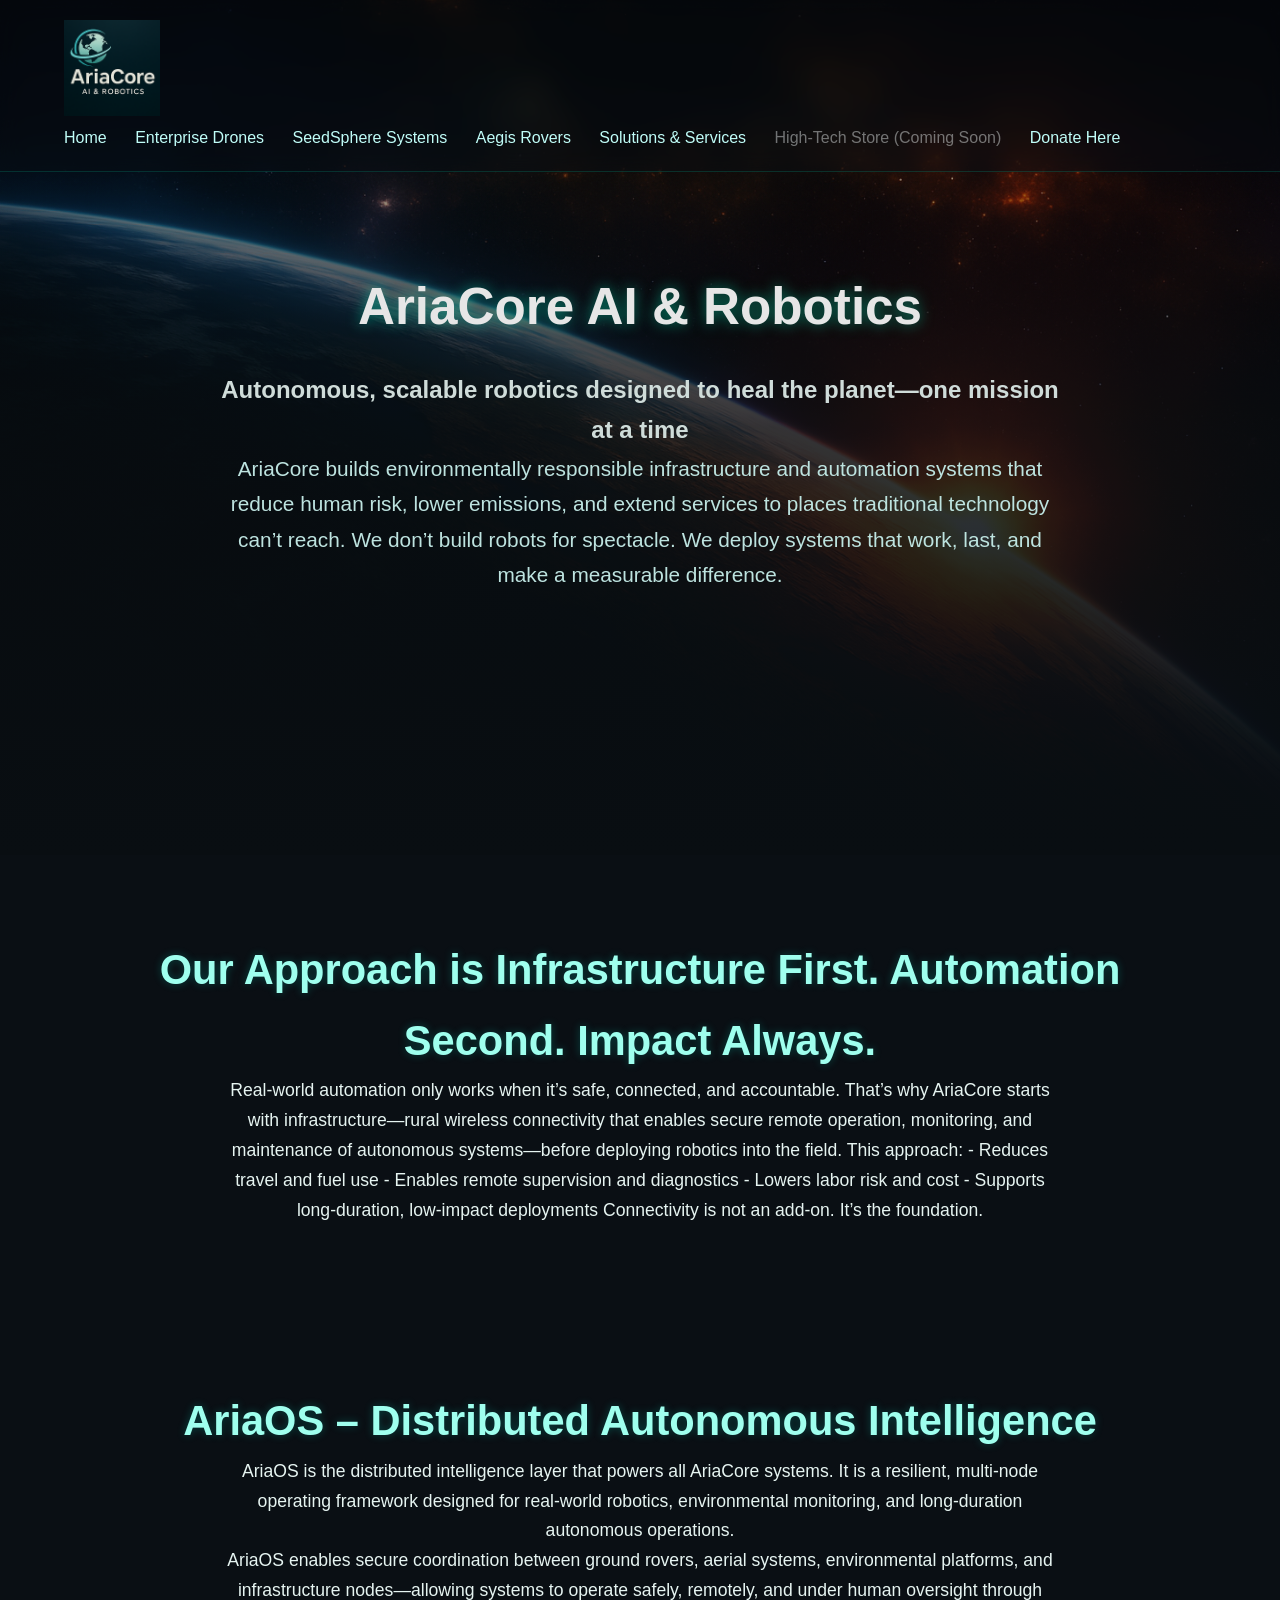
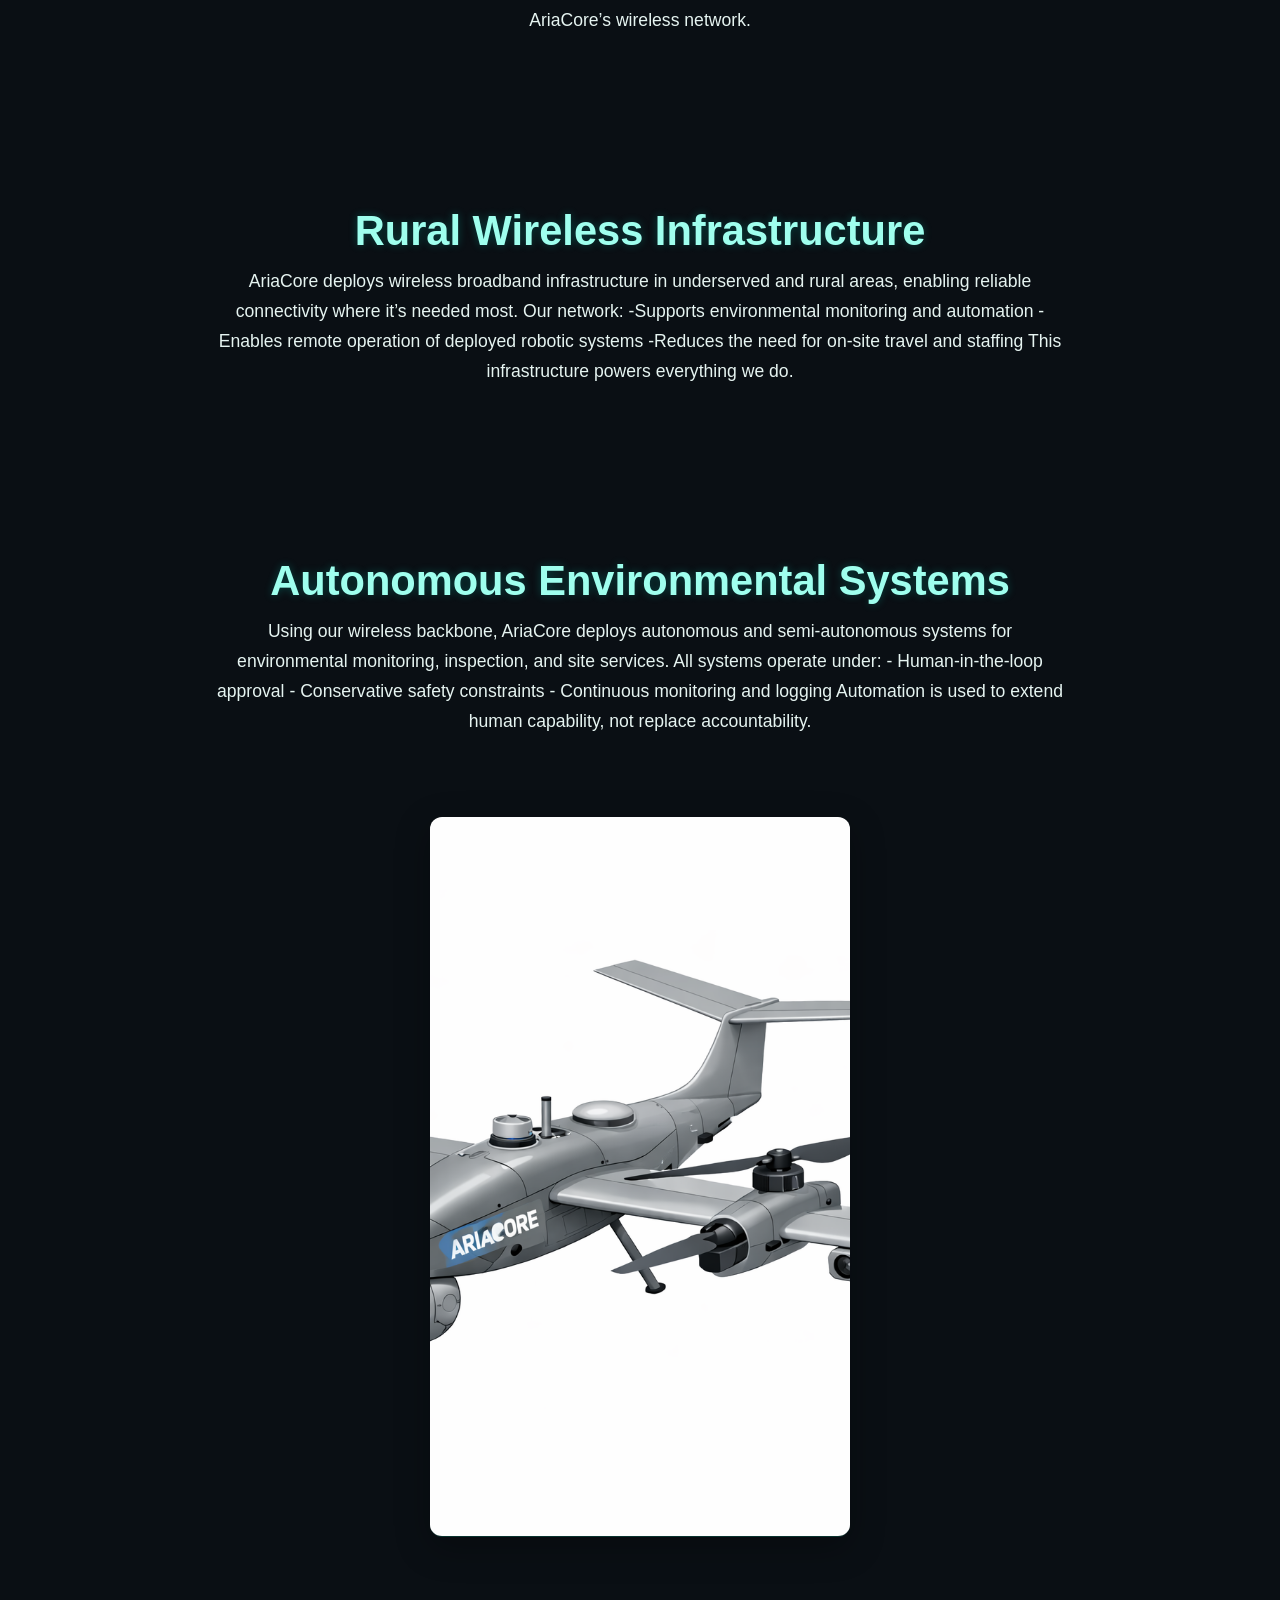
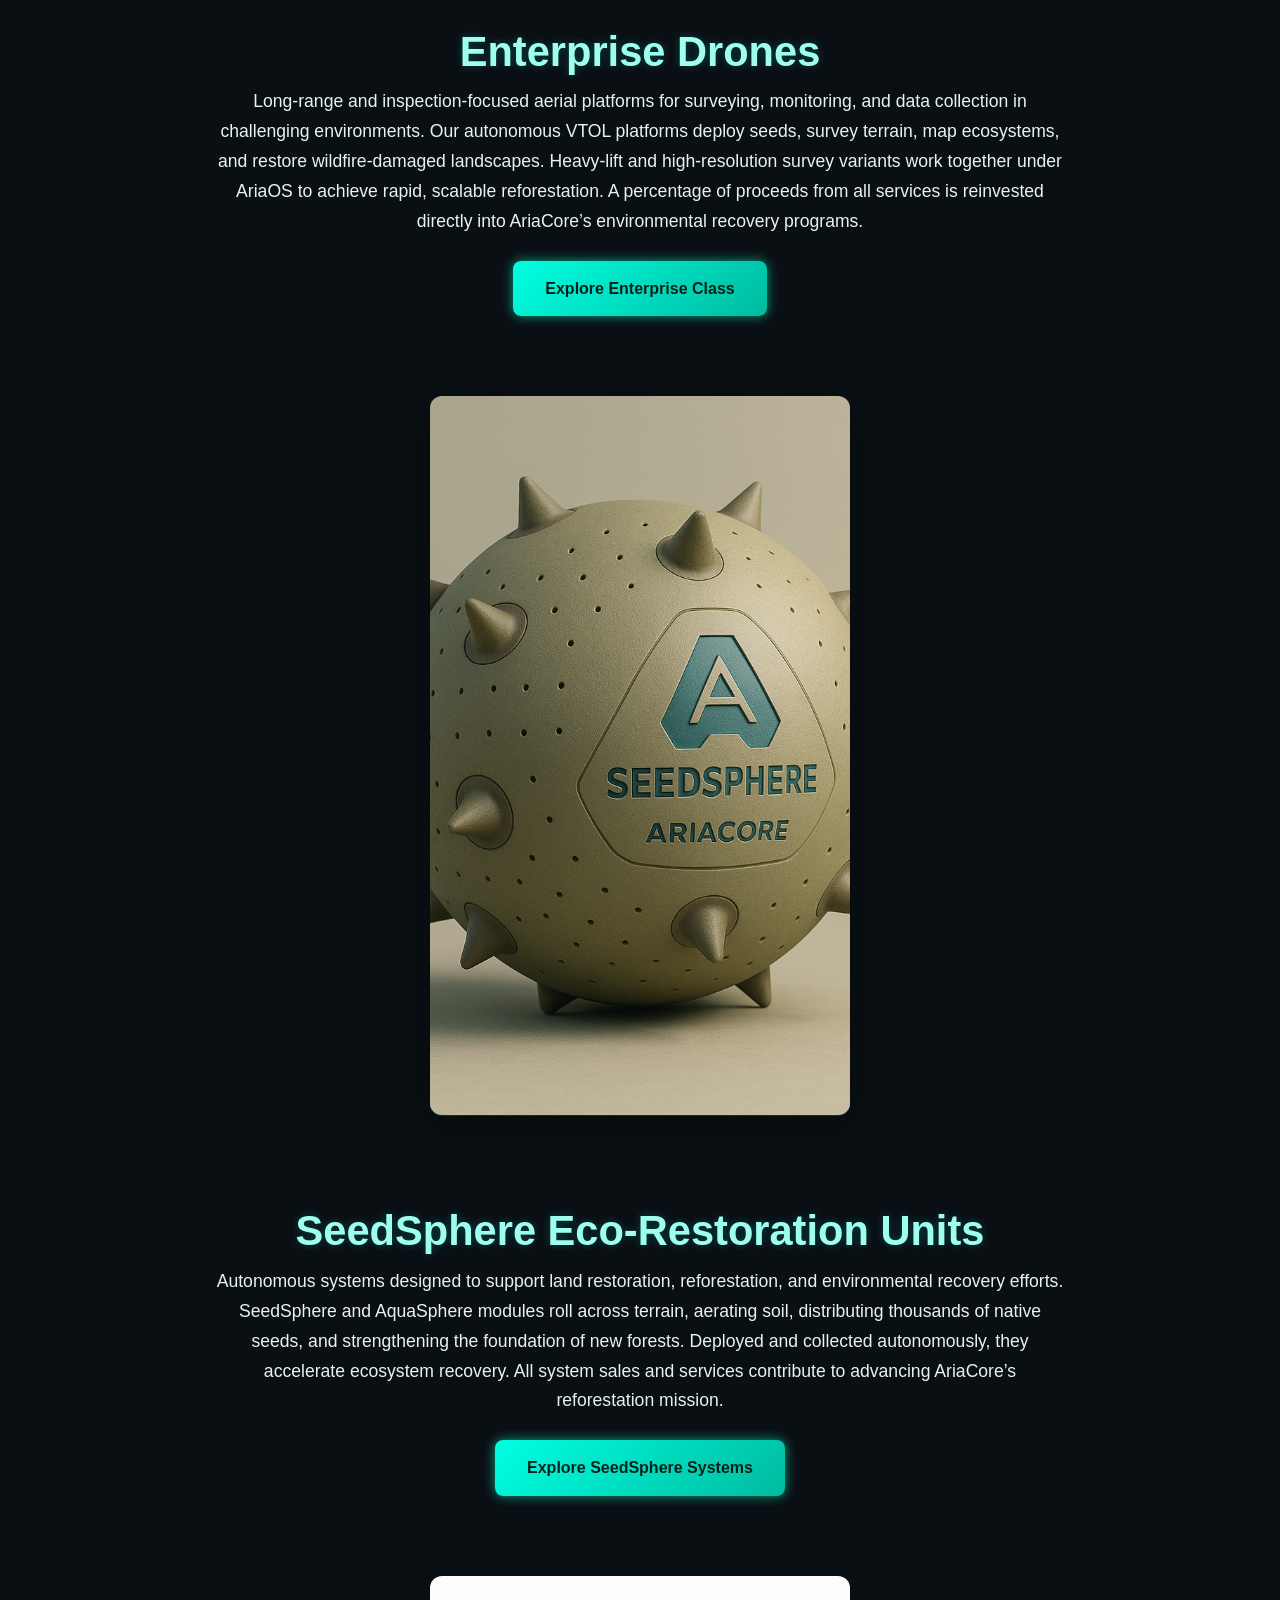
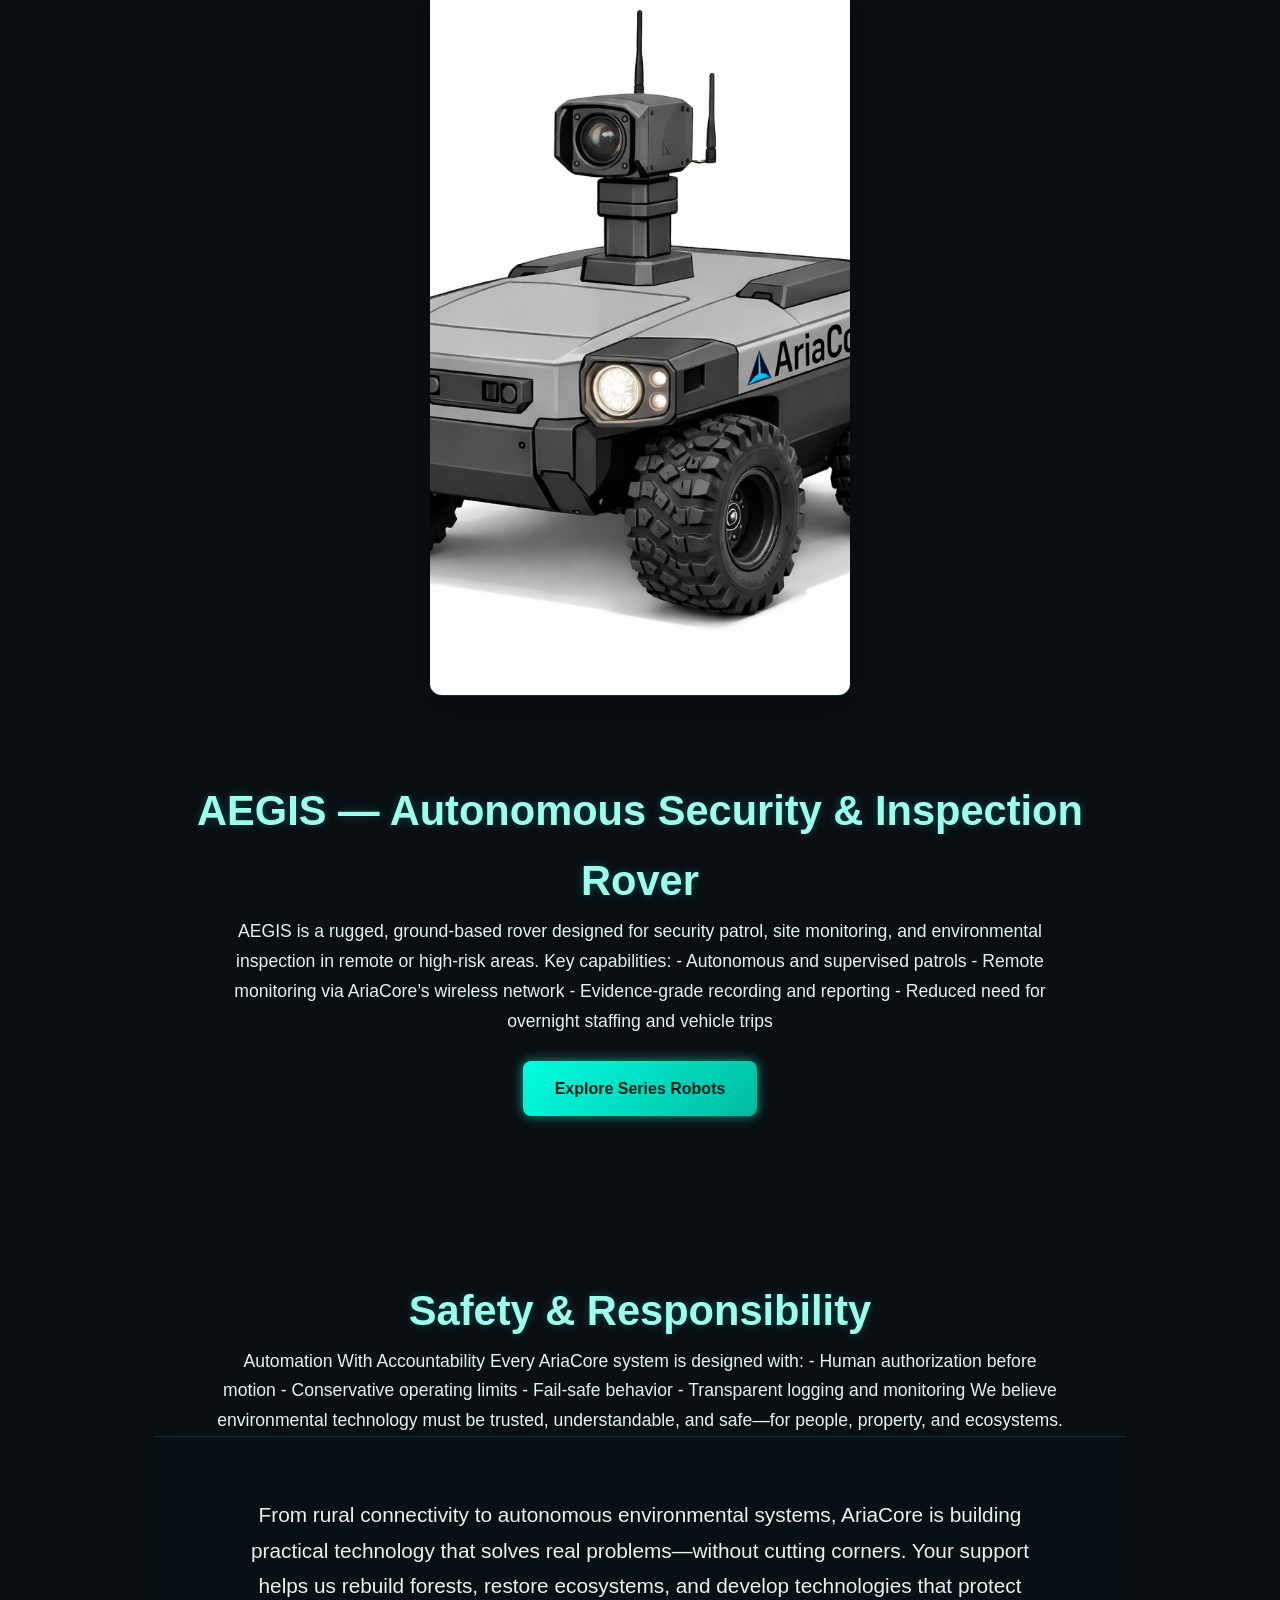
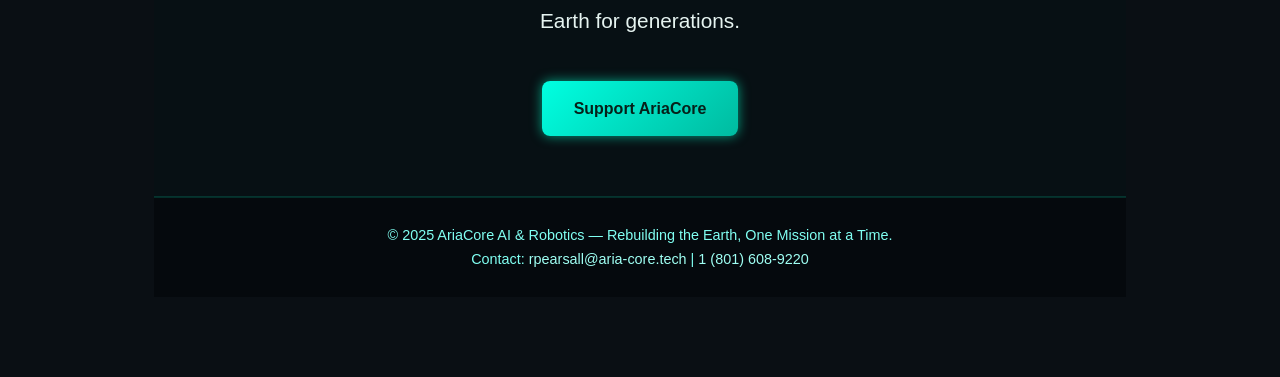
<file: index.html>
<!DOCTYPE html>
<html lang="en">
<head>
    <meta charset="UTF-8">
    <meta name="viewport" content="width=device-width, initial-scale=1.0">
    <title>AriaCore AI & Robotics</title>
    <link rel="stylesheet" href="styles.css">
</head>

<body>

<!-- ===============================
     NAVIGATION
================================== -->
<nav>
    <div class="logo">
        <a href="index.html">
            <img src="images/logo.png" alt="AriaCore Logo" style="height:96px;">
        </a>
    </div>

    <div class="nav-links">
        <a href="index.html">Home</a>
        <a href="enterprise.html">Enterprise Drones</a>
        <a href="spheres.html">SeedSphere Systems</a>
        <a href="humanoids.html">Aegis Rovers</a>
        <a href="services.html">Solutions & Services</a>

        <!-- HIGH TECH STORE (COMING SOON LINK) -->
        <a href="store.html" style="opacity:0.45; pointer-events:none; filter:grayscale(90%);">
            High-Tech Store (Coming Soon)
        </a>

        <a href="https://www.paypal.com/ncp/payment/SB6DYRDWK26SE" target="_blank">Donate Here</a>
    </div>
</nav>

<!-- ===============================
     EARTH HERO SECTION
================================== -->
<header class="hero" style="background-image: url('images/Earth.png');">
    <div class="hero-content">
        <h1>AriaCore AI & Robotics</h1>
        <h2>Autonomous, scalable robotics designed to heal the planet—one mission at a time</h2>
        <p>AriaCore builds environmentally responsible infrastructure and automation systems that reduce human risk, lower emissions, and extend services to places traditional technology can’t reach.
            We don’t build robots for spectacle.
            We deploy systems that work, last, and make a measurable difference.</p>
    </div>
</header>
 <!-- ===============================
     (Mission + Philosophy)
================================== -->
<section class="section">
    <h2>Our Approach is Infrastructure First. Automation Second. Impact Always.</h2>
    <p>
        Real-world automation only works when it’s safe, connected, and accountable.
        That’s why AriaCore starts with infrastructure—rural wireless connectivity that enables secure remote operation, monitoring, and maintenance of autonomous systems—before deploying robotics into the field.
        This approach:
        - Reduces travel and fuel use
        - Enables remote supervision and diagnostics
        - Lowers labor risk and cost
        - Supports long-duration, low-impact deployments
        Connectivity is not an add-on. It’s the foundation.
    </p>
</section>
    <!-- ===============================
     Core Systems
    ================================== -->
<section class="section">
    <h2>AriaOS – Distributed Autonomous Intelligence</h2>
    <p>
        AriaOS is the distributed intelligence layer that powers all AriaCore systems.
        It is a resilient, multi-node operating framework designed for real-world robotics,
        environmental monitoring, and long-duration autonomous operations.
    </p>
    <p>
        AriaOS enables secure coordination between ground rovers, aerial systems,
        environmental platforms, and infrastructure nodes—allowing systems to operate
        safely, remotely, and under human oversight through AriaCore’s wireless network.
    </p>
</section>

<section class="section">
    <h2>Rural Wireless Infrastructure</h2>
    <p>
     AriaCore deploys wireless broadband infrastructure in underserved and rural areas, enabling reliable connectivity where it’s needed most.
    Our network:
    -Supports environmental monitoring and automation
    -Enables remote operation of deployed robotic systems
    -Reduces the need for on-site travel and staffing
    This infrastructure powers everything we do.
    </p>
</section>

    <section class="section">
    <h2>Autonomous Environmental Systems</h2>
    <p>
    Using our wireless backbone, AriaCore deploys autonomous and semi-autonomous systems for environmental monitoring, inspection, and site services.
    All systems operate under:
    - Human-in-the-loop approval
    - Conservative safety constraints
    - Continuous monitoring and logging
    Automation is used to extend human capability, not replace accountability.
    </p>
    </section>
    
    
<!-- ===============================
     ENTERPRISE DRONE HERO
================================== -->
<img src="images/Drone.png" alt="Enterprise Class Survey/Payload Drones" class="hero-img fade-in humanoid-img">

<section class="section">
    <h2>Enterprise Drones</h2>
    <p>
        Long-range and inspection-focused aerial platforms for surveying, monitoring, and data collection in challenging environments.
        Our autonomous VTOL platforms deploy seeds, survey terrain, map ecosystems, and restore wildfire-damaged landscapes.
        Heavy-lift and high-resolution survey variants work together under AriaOS to achieve rapid, scalable reforestation.
        A percentage of proceeds from all services is reinvested directly into AriaCore’s environmental recovery programs.
    </p>
    <a href="enterprise.html" class="btn">Explore Enterprise Class</a>
</section>

<!-- ===============================
     SEEDSPHERE HERO
================================== -->
<img src="images/seedsphere.png" class="hero-img fade-in humanoid-img">

<section class="section">
    <h2>SeedSphere Eco-Restoration Units</h2>
    <p>
        Autonomous systems designed to support land restoration, reforestation, and environmental recovery efforts.
        SeedSphere and AquaSphere modules roll across terrain, aerating soil, distributing thousands of native seeds,
        and strengthening the foundation of new forests. Deployed and collected autonomously, they accelerate ecosystem recovery.
        All system sales and services contribute to advancing AriaCore’s reforestation mission.
    </p>
    <a href="spheres.html" class="btn">Explore SeedSphere Systems</a>
</section>

<!-- ===============================
     MACH-SERIES HUMANOIDS HERO
================================== -->
 <img src="images/Aegis.png" alt="Mach 2 Humanoid" class="hero-img fade-in humanoid-img">

<section class="section">
    <h2>AEGIS — Autonomous Security & Inspection Rover</h2>
    <p>
    AEGIS is a rugged, ground-based rover designed for security patrol, site monitoring, and environmental inspection in remote or high-risk areas.
    Key capabilities:
    - Autonomous and supervised patrols
    - Remote monitoring via AriaCore’s wireless network
    - Evidence-grade recording and reporting
    - Reduced need for overnight staffing and vehicle trips
  
    </p>
       <a href="humanoids.html" class="btn">Explore Series Robots</a>
</section>
<!-- ===============================
   About section
================================== -->

    <section class="section">
    <h2>Safety & Responsibility</h2>
        <p>
            Automation With Accountability
            Every AriaCore system is designed with:
            - Human authorization before motion
            - Conservative operating limits
            - Fail-safe behavior
            - Transparent logging and monitoring
            We believe environmental technology must be trusted, understandable, and safe—for people, property, and ecosystems.
        </p>

    

<!-- ===============================
     SUPPORT SECTION
================================== -->
<section class="support">
    <p>
        From rural connectivity to autonomous environmental systems, AriaCore is building practical technology that solves real problems—without cutting corners.
        Your support helps us rebuild forests, restore ecosystems, and develop technologies that protect Earth for generations.</p>
    <a class="btn" href="https://www.paypal.com/ncp/payment/SB6DYRDWK26SE" target="_blank">Support AriaCore</a>
</section>

<!-- ===============================
     FOOTER
================================== -->
<footer>
    © 2025 AriaCore AI & Robotics — Rebuilding the Earth, One Mission at a Time.<br>
    Contact: <a href="mailto:rpearsall@aria-core.tech">rpearsall@aria-core.tech</a> |
    <a href="tel:+18016089220">1 (801) 608-9220</a>
</footer>
<script src="scroll.js"></script>

</body>
</html>
</file>
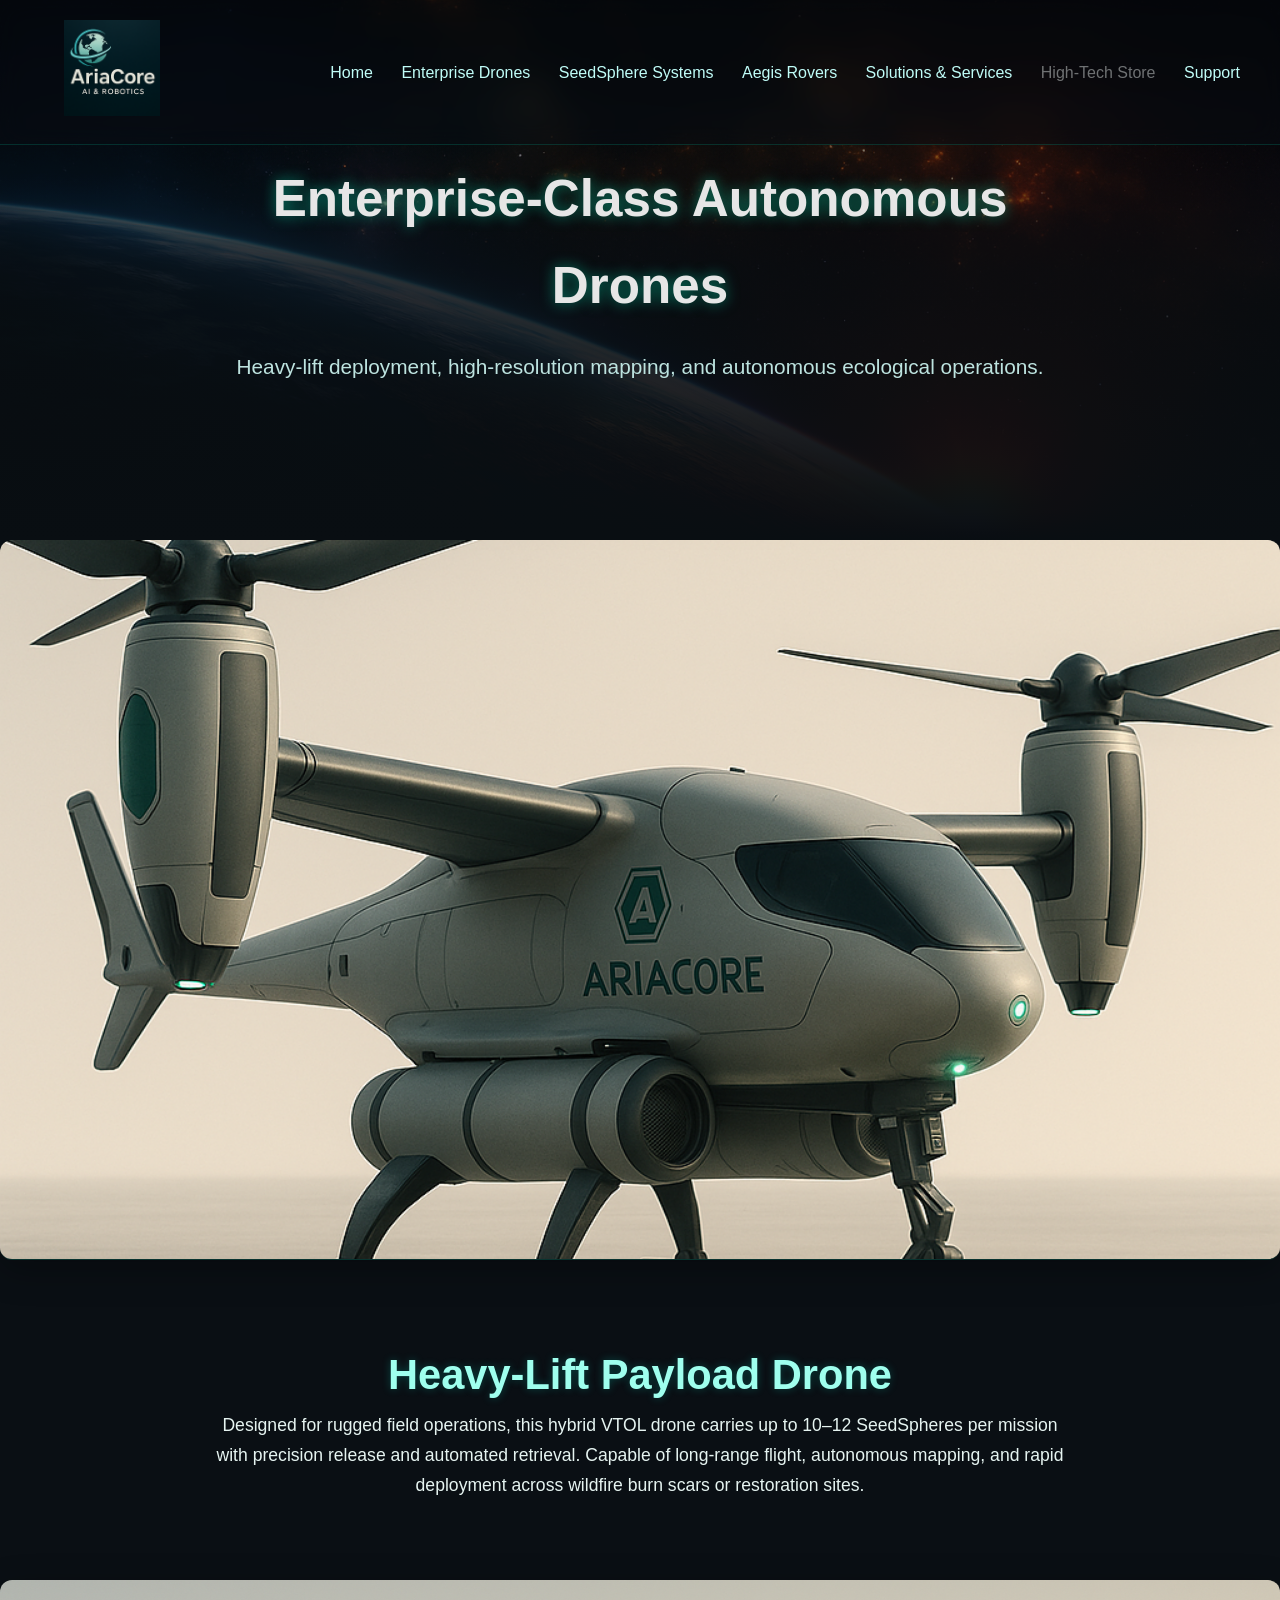
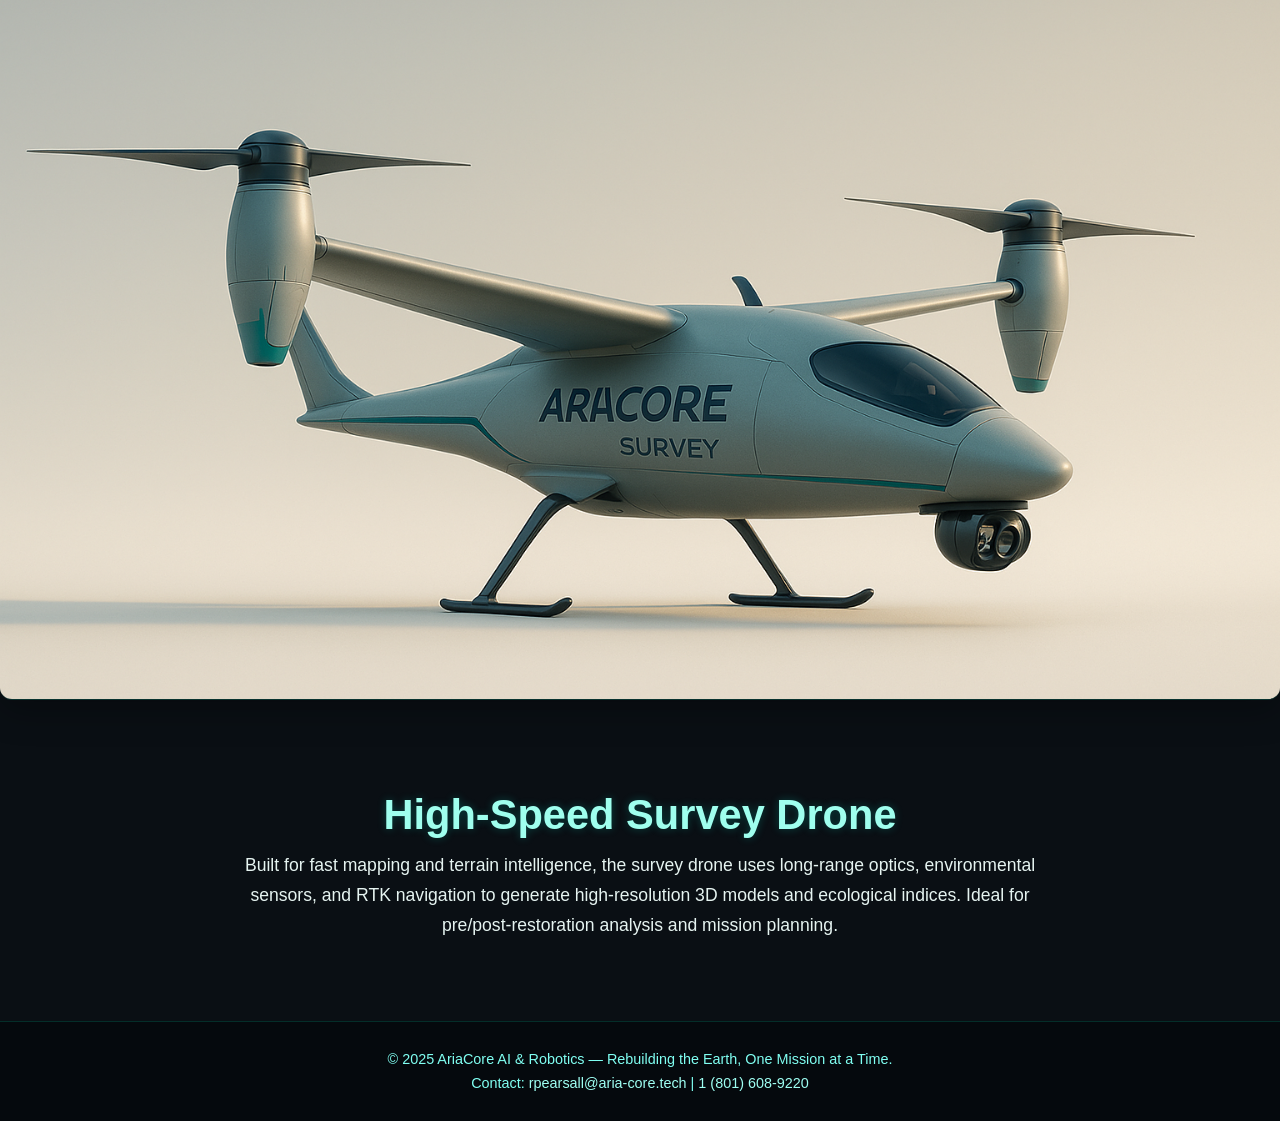
<file: enterprise.html>
<!DOCTYPE html>
<html lang="en">
<head>
    <meta charset="UTF-8" />
    <meta name="viewport" content="width=device-width, initial-scale=1.0" />
    <title>AriaCore • Enterprise Drones</title>
    <link rel="stylesheet" href="styles.css" />
</head>

<body>

<nav>
    <div class="logo">
        <a href="index.html"><img src="images/logo.png" alt="AriaCore Logo" style="height:96px;"></a>
    </div>
    <div class="nav-links">
        <a href="index.html">Home</a>
        <a href="enterprise.html">Enterprise Drones</a>
        <a href="spheres.html">SeedSphere Systems</a>
        <a href="humanoids.html">Aegis Rovers</a>
        <a href="services.html">Solutions & Services</a>
        <a href="store.html" class="soon">High-Tech Store</a>
        <a href="https://www.paypal.com/ncp/payment/SB6DYRDWK26SE" target="_blank">Support</a>
    </div>
</nav>

<header class="hero" style="background-image:url('images/Earth.png'); height:60vh;">
    <div class="hero-content">
        <h1>Enterprise-Class Autonomous Drones</h1>
        <p>Heavy-lift deployment, high-resolution mapping, and autonomous ecological operations.</p>
    </div>
</header>

<img src="images/payload_drone.png" class="hero-img" alt="Payload Drone">

<section class="section">
    <h2>Heavy-Lift Payload Drone</h2>
    <p>
        Designed for rugged field operations, this hybrid VTOL drone carries up to 10–12 SeedSpheres 
        per mission with precision release and automated retrieval. Capable of long-range flight, 
        autonomous mapping, and rapid deployment across wildfire burn scars or restoration sites.
    </p>
</section>

<img src="images/survey_drone.png" class="hero-img" alt="Survey Drone">

<section class="section">
    <h2>High-Speed Survey Drone</h2>
    <p>
        Built for fast mapping and terrain intelligence, the survey drone uses long-range optics, 
        environmental sensors, and RTK navigation to generate high-resolution 3D models and 
        ecological indices. Ideal for pre/post-restoration analysis and mission planning.
    </p>
</section>

<footer>
    © 2025 AriaCore AI & Robotics — Rebuilding the Earth, One Mission at a Time.<br>
    Contact: <a href="mailto:rpearsall@aria-core.tech">rpearsall@aria-core.tech</a> |
    <a href="tel:+18016089220">1 (801) 608-9220</a>
</footer>
<script src="scroll.js"></script>

</body>
</html>
</file>
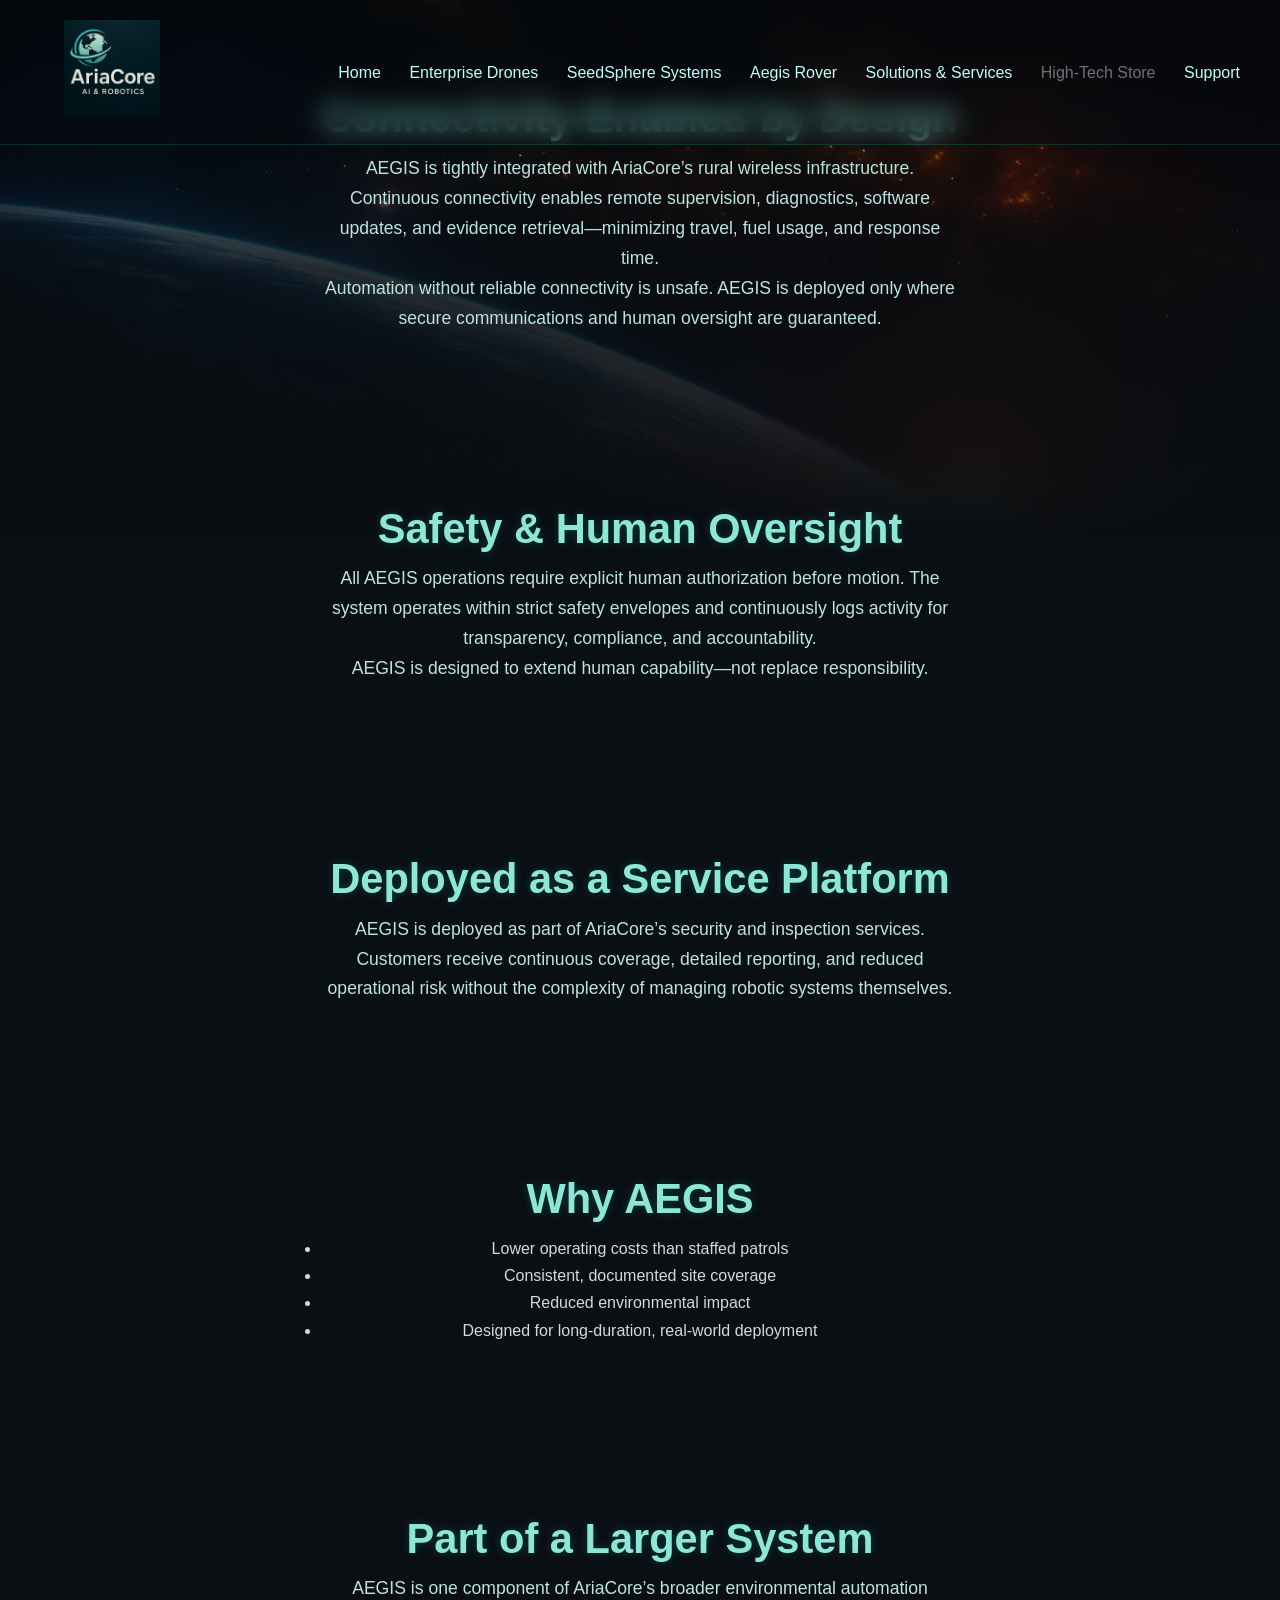
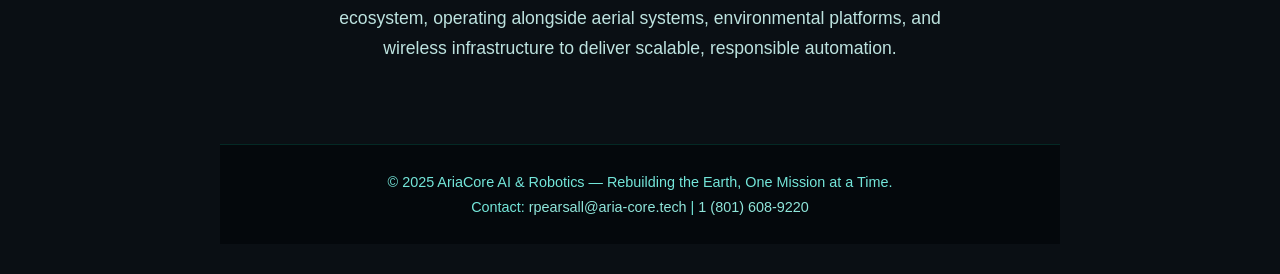
<file: humanoids.html>
<!DOCTYPE html>
<html lang="en">
<head>
    <meta charset="UTF-8" />
    <meta name="viewport" content="width=device-width, initial-scale=1.0" />
    <title>AriaCore • Mach-Series Humanoids</title>
    <link rel="stylesheet" href="styles.css" />
</head>

<body>

<nav>
    <div class="logo">
        <a href="index.html"><img src="images/logo.png" alt="AriaCore Logo" style="height:96px;"></a>
    </div>
    <div class="nav-links">
        <a href="index.html">Home</a>
        <a href="enterprise.html">Enterprise Drones</a>
        <a href="spheres.html">SeedSphere Systems</a>
        <a href="humanoids.html">Aegis Rover</a>
        <a href="services.html">Solutions & Services</a>
        <a href="store.html" class="soon">High-Tech Store</a>
        <a href="https://www.paypal.com/ncp/payment/SB6DYRDWK26SE" target="_blank">Support</a>
    </div>
</nav>

<header class="hero" style="background-image:url('images/Earth.png'); height:60vh;">
    <div class="hero-content">
       <section class="section">
    <h1>AEGIS — Autonomous Security & Inspection Rover</h1>
    <p>
        AEGIS is a rugged, ground-based rover designed for autonomous security patrol,
        site monitoring, and environmental inspection in remote or high-risk locations.
        Built for real-world deployment, AEGIS operates under human oversight and
        conservative safety constraints—delivering reliable service without constant
        on-site staffing.
    </p>
</section>

<section class="section">
    <h2>Purpose-Built for Real Sites</h2>
    <p>
        Unlike experimental or humanoid platforms, AEGIS is engineered specifically
        for construction sites, storage facilities, warehouses, and remote properties.
        Its low-profile, stable design prioritizes endurance, reliability, and
        predictable behavior over complexity or spectacle.
    </p>
</section>

<section class="section">
    <h2>Core Capabilities</h2>
    <ul>
        <li>Autonomous and supervised patrol operations</li>
        <li>Remote monitoring and control via AriaCore’s wireless network</li>
        <li>Evidence-grade video and sensor logging</li>
        <li>Environmental and perimeter inspection</li>
        <li>Reduced need for overnight staffing and vehicle patrols</li>
    </ul>
</section>

<section class="section">
    <h2>Connectivity-Enabled by Design</h2>
    <p>
        AEGIS is tightly integrated with AriaCore’s rural wireless infrastructure.
        Continuous connectivity enables remote supervision, diagnostics, software
        updates, and evidence retrieval—minimizing travel, fuel usage, and response time.
    </p>
    <p>
        Automation without reliable connectivity is unsafe. AEGIS is deployed only
        where secure communications and human oversight are guaranteed.
    </p>
</section>

<section class="section">
    <h2>Safety & Human Oversight</h2>
    <p>
        All AEGIS operations require explicit human authorization before motion.
        The system operates within strict safety envelopes and continuously logs
        activity for transparency, compliance, and accountability.
    </p>
    <p>
        AEGIS is designed to extend human capability—not replace responsibility.
    </p>
</section>

<section class="section">
    <h2>Deployed as a Service Platform</h2>
    <p>
        AEGIS is deployed as part of AriaCore’s security and inspection services.
        Customers receive continuous coverage, detailed reporting, and reduced
        operational risk without the complexity of managing robotic systems themselves.
    </p>
</section>

<section class="section">
    <h2>Why AEGIS</h2>
    <ul>
        <li>Lower operating costs than staffed patrols</li>
        <li>Consistent, documented site coverage</li>
        <li>Reduced environmental impact</li>
        <li>Designed for long-duration, real-world deployment</li>
    </ul>
</section>

<section class="section">
    <h2>Part of a Larger System</h2>
    <p>
        AEGIS is one component of AriaCore’s broader environmental automation ecosystem,
        operating alongside aerial systems, environmental platforms, and wireless
        infrastructure to deliver scalable, responsible automation.
    </p>
</section>


<footer>
    © 2025 AriaCore AI & Robotics — Rebuilding the Earth, One Mission at a Time.<br>
    Contact: <a href="mailto:rpearsall@aria-core.tech">rpearsall@aria-core.tech</a> |
    <a href="tel:+18016089220">1 (801) 608-9220</a>
</footer>
<script src="scroll.js"></script>

</body>
</html>
</file>
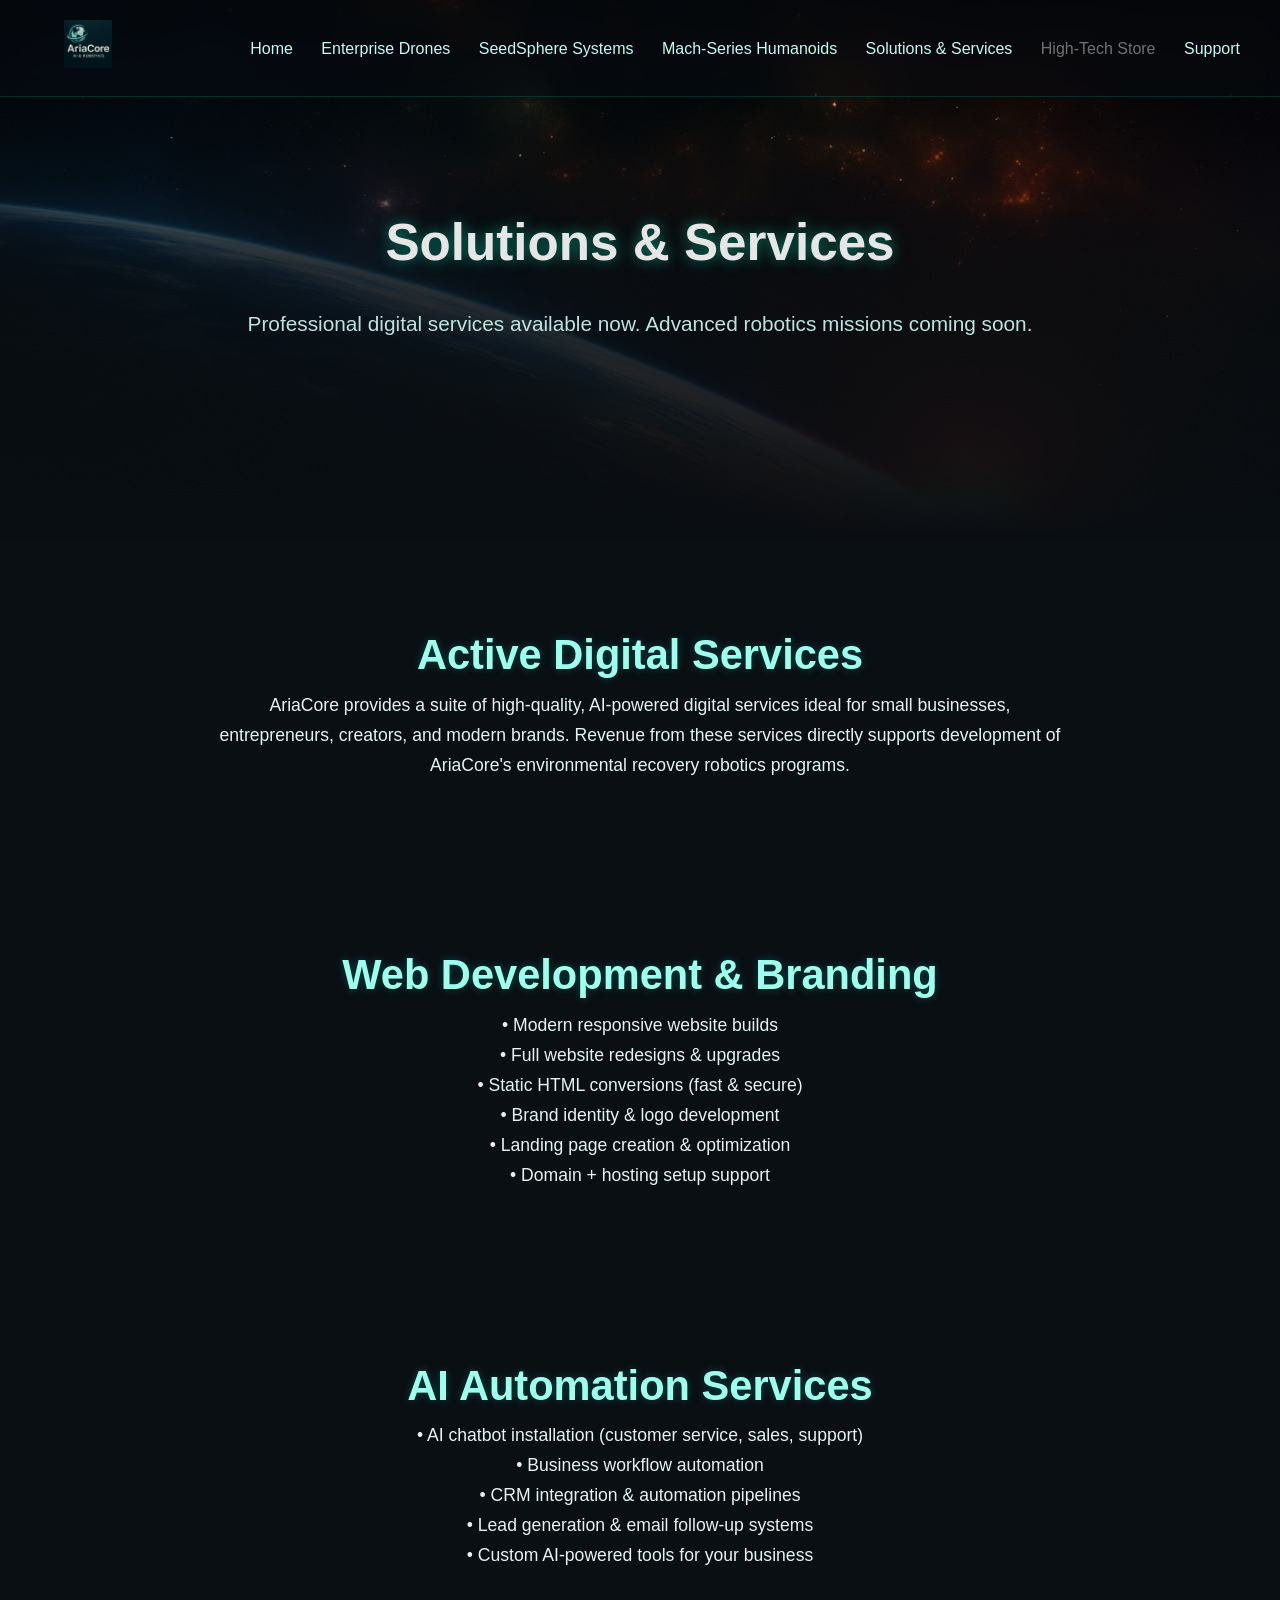
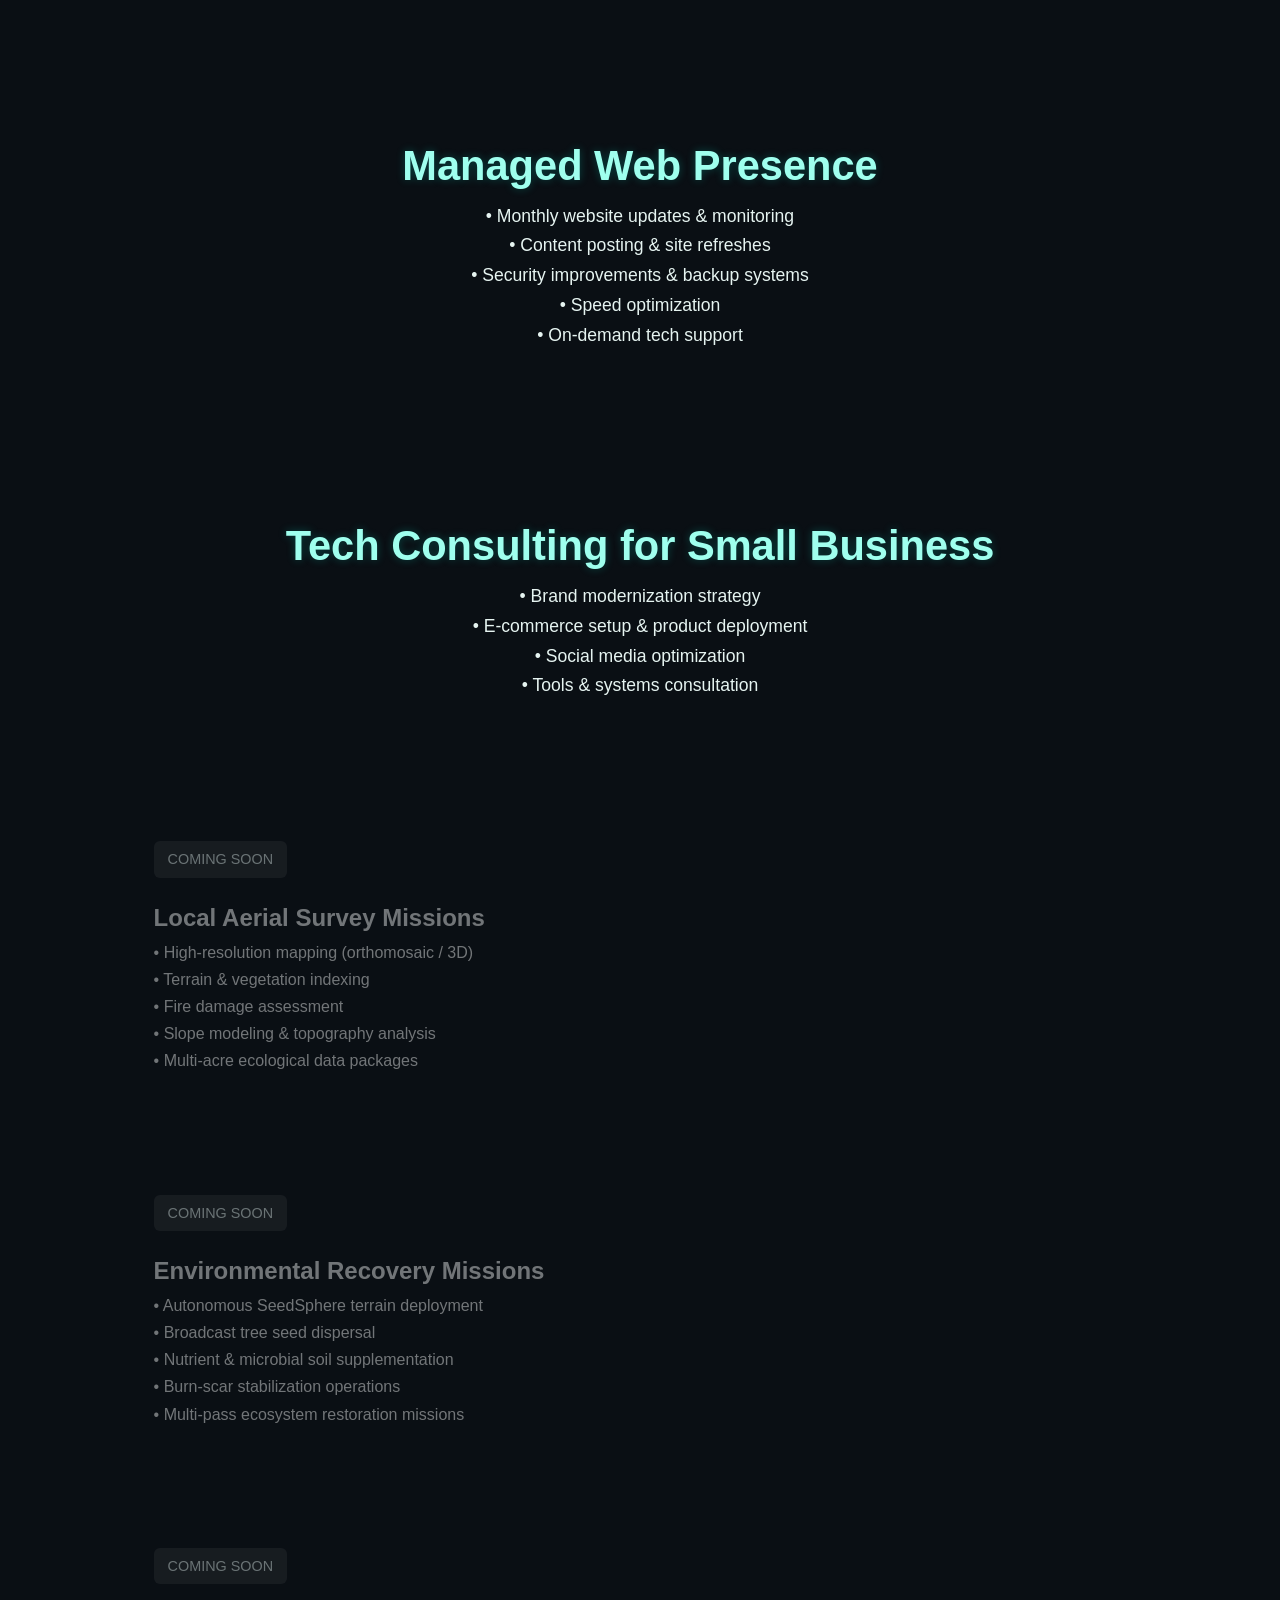
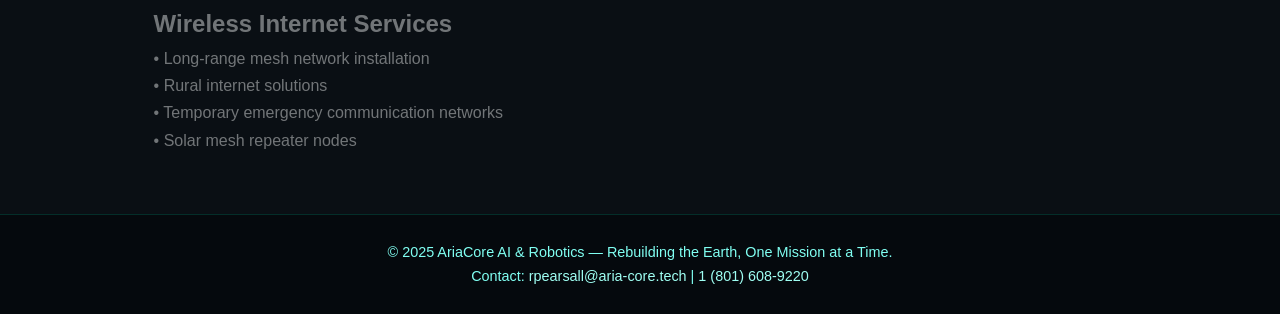
<file: services.html>
<!DOCTYPE html>
<html lang="en">
<head>
    <meta charset="UTF-8" />
    <meta name="viewport" content="width=device-width, initial-scale=1.0" />
    <title>AriaCore • Solutions & Services</title>
    <link rel="stylesheet" href="styles.css" />
</head>

<body>

<!-- ===============================
     NAVIGATION
================================== -->
<nav>
    <div class="logo">
        <a href="index.html">
            <img src="images/logo.png" alt="AriaCore Logo" style="height:48px;">
        </a>
    </div>

    <div class="nav-links">
        <a href="index.html">Home</a>
        <a href="enterprise.html">Enterprise Drones</a>
        <a href="spheres.html">SeedSphere Systems</a>
        <a href="humanoids.html">Mach-Series Humanoids</a>
        <a href="services.html">Solutions & Services</a>

        <!-- GREYED-OUT STORE LINK -->
        <a href="store.html" class="soon">High-Tech Store</a>

        <a href="https://www.paypal.com/ncp/payment/SB6DYRDWK26SE" target="_blank">Support</a>
    </div>
</nav>


<!-- ===============================
     HERO SECTION
================================== -->
<header class="hero" style="background-image: url('images/Earth.png'); height: 60vh;">
    <div class="hero-content">
        <h1>Solutions & Services</h1>
        <p>Professional digital services available now. Advanced robotics missions coming soon.</p>
    </div>
</header>


<!-- ===============================
     ACTIVE SERVICE OFFERINGS
================================== -->
<section class="section">
    <h2>Active Digital Services</h2>
    <p>
        AriaCore provides a suite of high-quality, AI-powered digital services ideal for small businesses,
        entrepreneurs, creators, and modern brands. Revenue from these services directly supports development
        of AriaCore's environmental recovery robotics programs.
    </p>
</section>


<!-- Website & Branding -->
<section class="section">
    <h2>Web Development & Branding</h2>
    <p>
        • Modern responsive website builds<br>
        • Full website redesigns & upgrades<br>
        • Static HTML conversions (fast & secure)<br>
        • Brand identity & logo development<br>
        • Landing page creation & optimization<br>
        • Domain + hosting setup support<br>
    </p>
</section>

<!-- AI & Automation -->
<section class="section">
    <h2>AI Automation Services</h2>
    <p>
        • AI chatbot installation (customer service, sales, support)<br>
        • Business workflow automation<br>
        • CRM integration & automation pipelines<br>
        • Lead generation & email follow-up systems<br>
        • Custom AI-powered tools for your business<br>
    </p>
</section>

<!-- Web Presence -->
<section class="section">
    <h2>Managed Web Presence</h2>
    <p>
        • Monthly website updates & monitoring<br>
        • Content posting & site refreshes<br>
        • Security improvements & backup systems<br>
        • Speed optimization<br>
        • On-demand tech support<br>
    </p>
</section>

<!-- Consulting -->
<section class="section">
    <h2>Tech Consulting for Small Business</h2>
    <p>
        • Brand modernization strategy<br>
        • E-commerce setup & product deployment<br>
        • Social media optimization<br>
        • Tools & systems consultation<br>
    </p>
</section>


<!-- ===============================
     COMING SOON: LOCAL MISSIONS
================================== -->

<section class="coming-soon-block">
    <span class="coming-soon-label">COMING SOON</span>
    <h2>Local Aerial Survey Missions</h2>
    <p>
        • High-resolution mapping (orthomosaic / 3D)<br>
        • Terrain & vegetation indexing<br>
        • Fire damage assessment<br>
        • Slope modeling & topography analysis<br>
        • Multi-acre ecological data packages<br>
    </p>
</section>

<section class="coming-soon-block">
    <span class="coming-soon-label">COMING SOON</span>
    <h2>Environmental Recovery Missions</h2>
    <p>
        • Autonomous SeedSphere terrain deployment<br>
        • Broadcast tree seed dispersal<br>
        • Nutrient & microbial soil supplementation<br>
        • Burn-scar stabilization operations<br>
        • Multi-pass ecosystem restoration missions<br>
    </p>
</section>

<section class="coming-soon-block">
    <span class="coming-soon-label">COMING SOON</span>
    <h2>Wireless Internet Services</h2>
    <p>
        • Long-range mesh network installation<br>
        • Rural internet solutions<br>
        • Temporary emergency communication networks<br>
        • Solar mesh repeater nodes<br>
    </p>
</section>


<!-- ===============================
     FOOTER
================================== -->
<footer>
    © 2025 AriaCore AI & Robotics — Rebuilding the Earth, One Mission at a Time.<br>
    Contact: <a href="mailto:rpearsall@aria-core.tech">rpearsall@aria-core.tech</a> |
    <a href="tel:+18016089220">1 (801) 608-9220</a>
</footer>
<script src="scroll.js"></script>

</body>
</html>
</file>
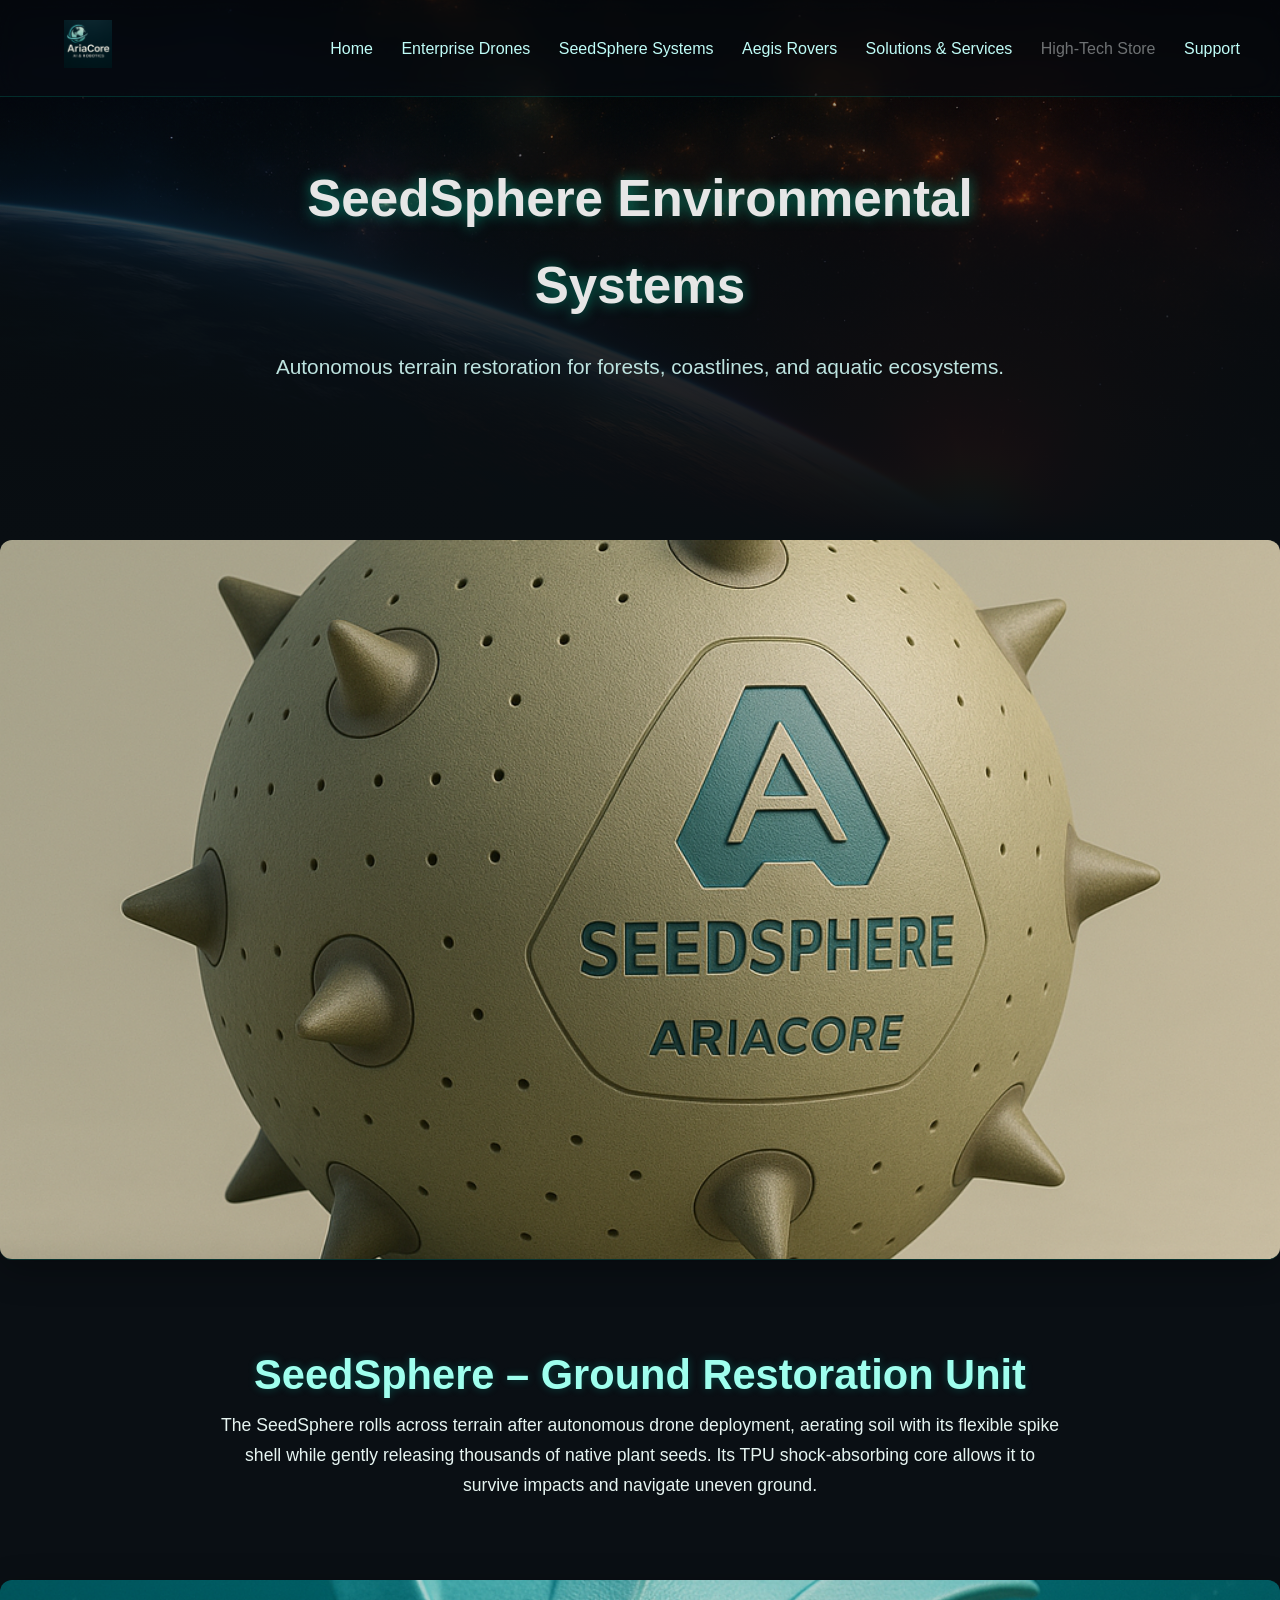
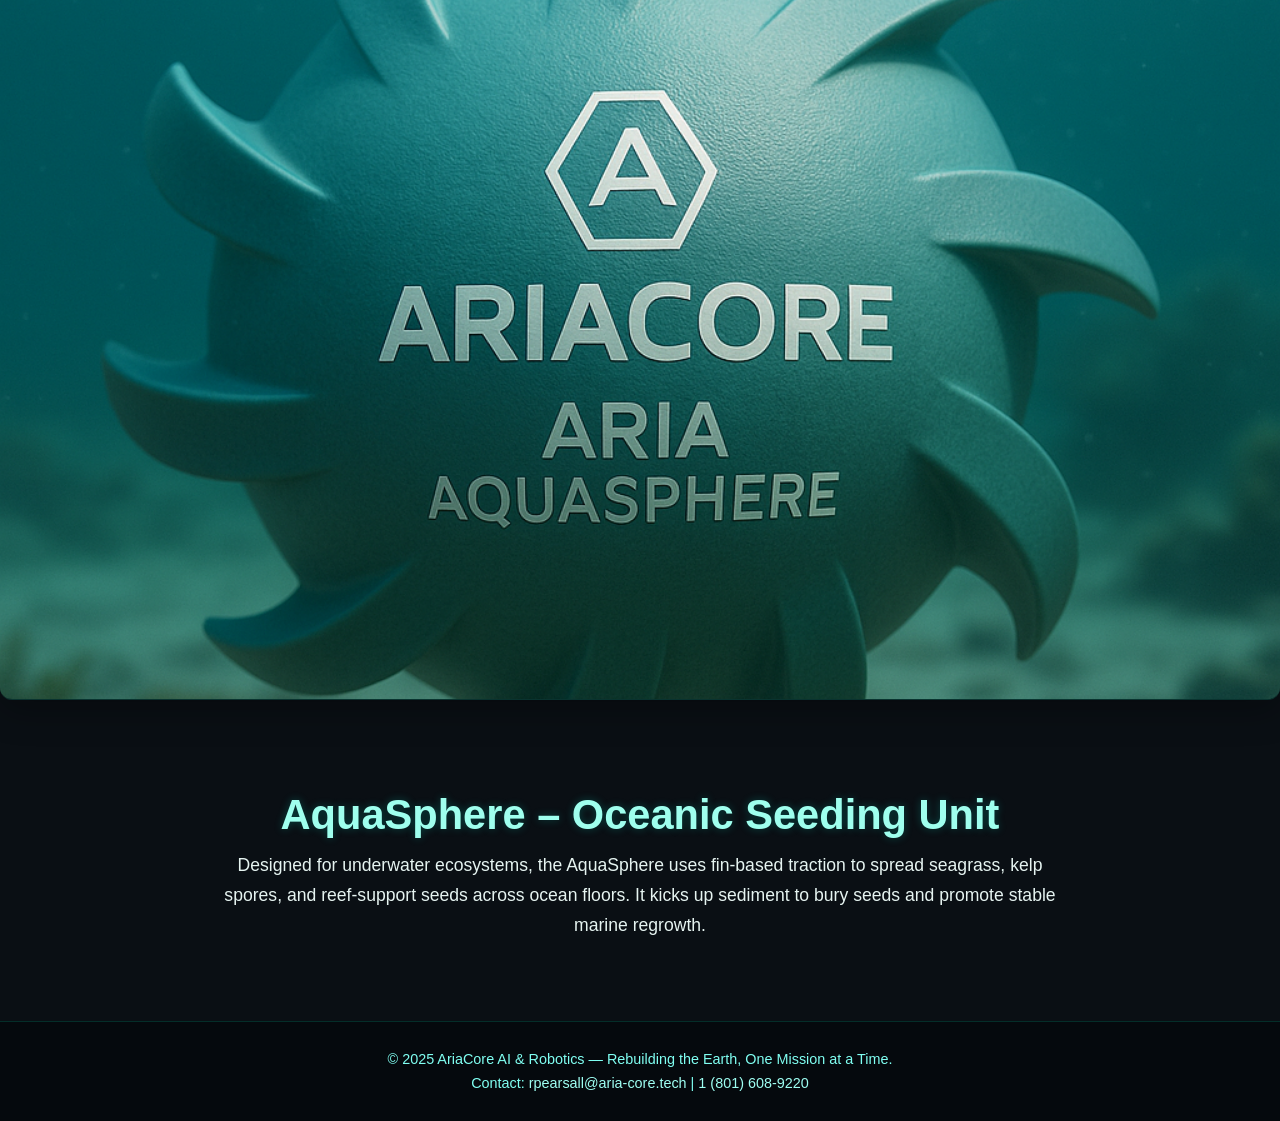
<file: spheres.html>
<!DOCTYPE html>
<html lang="en">
<head>
    <meta charset="UTF-8" />
    <meta name="viewport" content="width=device-width, initial-scale=1.0" />
    <title>AriaCore • SeedSphere Systems</title>
    <link rel="stylesheet" href="styles.css" />
</head>

<body>

<nav>
    <div class="logo">
        <a href="index.html"><img src="images/logo.png" alt="AriaCore Logo" style="height:48px;"></a>
    </div>
    <div class="nav-links">
        <a href="index.html">Home</a>
        <a href="enterprise.html">Enterprise Drones</a>
        <a href="spheres.html">SeedSphere Systems</a>
        <a href="humanoids.html">Aegis Rovers</a>
        <a href="services.html">Solutions & Services</a>
        <a href="store.html" class="soon">High-Tech Store</a>
        <a href="https://www.paypal.com/ncp/payment/SB6DYRDWK26SE" target="_blank">Support</a>
    </div>
</nav>

<header class="hero" style="background-image:url('images/Earth.png'); height:60vh;">
    <div class="hero-content">
        <h1>SeedSphere Environmental Systems</h1>
        <p>Autonomous terrain restoration for forests, coastlines, and aquatic ecosystems.</p>
    </div>
</header>

<img src="images/seedsphere.png" class="hero-img" alt="SeedSphere">

<section class="section">
    <h2>SeedSphere – Ground Restoration Unit</h2>
    <p>
        The SeedSphere rolls across terrain after autonomous drone deployment, aerating soil 
        with its flexible spike shell while gently releasing thousands of native plant seeds. 
        Its TPU shock-absorbing core allows it to survive impacts and navigate uneven ground.
    </p>
</section>

<img src="images/aquasphere.png" class="hero-img" alt="AquaSphere">

<section class="section">
    <h2>AquaSphere – Oceanic Seeding Unit</h2>
    <p>
        Designed for underwater ecosystems, the AquaSphere uses fin-based traction to spread 
        seagrass, kelp spores, and reef-support seeds across ocean floors. It kicks up sediment 
        to bury seeds and promote stable marine regrowth.
    </p>
</section>

<footer>
    © 2025 AriaCore AI & Robotics — Rebuilding the Earth, One Mission at a Time.<br>
    Contact: <a href="mailto:rpearsall@aria-core.tech">rpearsall@aria-core.tech</a> |
    <a href="tel:+18016089220">1 (801) 608-9220</a>
</footer>
<script src="scroll.js"></script>

</body>
</html>
</file>
<file: styles.css>
/* ===========================
   GLOBAL THEME + RESET
=========================== */

* {
    margin: 0;
    padding: 0;
    box-sizing: border-box;
    font-family: 'Segoe UI', Tahoma, Geneva, Verdana, sans-serif;
}

body {
    background: #0a0f14;
    color: #e6f4f1;
    line-height: 1.7;
    overflow-x: hidden;
}

/* ===========================
   NAVIGATION
=========================== */

nav {
    width: 100%;
    padding: 20px 40px;
    position: fixed;
    top: 0;
    left: 0;
    z-index: 20;
    display: flex;
    justify-content: space-between;
    align-items: center;
    backdrop-filter: blur(12px);
    background: rgba(10, 15, 20, 0.45);
    border-bottom: 1px solid rgba(0, 255, 200, 0.15);

    /* Added to allow more nav items */
    flex-wrap: wrap;
}

nav a {
    color: #c0fdf8;
    text-decoration: none;
    margin-left: 24px;
    font-size: 1rem;
    transition: 0.2s;
    white-space: nowrap;
}

nav a:hover {
    color: #7fffe5;
}

/* Disabled/Greyed nav links */
nav a.soon,
nav a[style*="opacity"] {
    opacity: 0.45 !important;
    filter: grayscale(90%) !important;
    pointer-events: none !important;
    cursor: default;
}

/* ===========================
   HERO SECTIONS
=========================== */

.hero {
    width: 100%;
    height: 95vh;
    background-size: cover;
    background-position: center top;
    image-rendering: auto;   /* prevents grainy scaling */
    filter: brightness(0.9);
    position: relative;
    display: flex;
    align-items: center;
    justify-content: center;
}

.hero::after {
    content: "";
    position: absolute;
    width: 100%;
    height: 100%;
    
    /* Earth fade overlay */
    background: linear-gradient(
        to bottom,
        rgba(0,0,0,0) 0%,
        rgba(10,15,20,0.8) 50%,
        rgba(10,15,20,1) 100%
    );
}

.hero-content {
    position: relative;
    z-index: 10;
    text-align: center;
    max-width: 900px;
    padding: 30px;
}

.hero h1 {
    font-size: 3.2rem;
    margin-bottom: 20px;
    color: #ffffff;
    text-shadow: 0px 0px 14px rgba(0, 255, 200, 0.5);
}

.hero p {
    font-size: 1.3rem;
    color: #d2fcf8;
}
.hero-img {
    box-shadow: 0px 10px 35px rgba(0,0,0,0.3);
    border-radius: 12px;
}

/* ===========================
   FULL-WIDTH IMAGE HERO BLOCKS
=========================== */

.hero-img {
    width: 100%;
    height: 80vh;
    object-fit: cover;
    display: block;
    margin: 0;
    border-bottom: 1px solid rgba(0,255,200,0.15);
}
.humanoid-img {
    max-width: 420px;
    width: 40%;
    margin-left: auto;
    margin-right: auto;
    display: block;
}
.seedsphere-img {
    max-width: 320px;
    width: 40%;
    margin: 40px auto;
    display: block;
    transform: scale(0.85);
}

/* ===========================
   SECTION BLOCKS
=========================== */

.section {
    padding: 80px 12%;
    text-align: center;
}

.section h2 {
    font-size: 2.6rem;
    margin: auto; 20px;
    color: #9fffee;
    text-shadow: 0px 0px 8px rgba(0, 200, 180, 0.3);
}

.section p {
    max-width: 850px;
    margin: auto;
    font-size: 1.1rem;
}

/* ===========================
   BUTTONS
=========================== */

.btn {
    display: inline-block;
    margin-top: 24px;
    padding: 14px 32px;
    background: linear-gradient(135deg, #00ffe1, #00bba0);
    color: #062019;
    border-radius: 8px;
    text-decoration: none;
    font-weight: bold;
    transition: 0.25s;
    box-shadow: 0 0 12px rgba(0, 255, 200, 0.6);
}

.btn:hover {
    transform: translateY(-3px) scale(1.02);
    box-shadow: 0 0 22px rgba(0, 255, 200, 0.9);
}

/* Disabled/coming soon button */
.btn.soon {
    opacity: 0.4;
    filter: grayscale(100%);
    pointer-events: none;
}

/* ===========================
   COMING SOON BLOCKS
=========================== */

.coming-soon-block {
    opacity: 0.45;
    filter: grayscale(85%);
    pointer-events: none;
    padding: 60px 12%;
}

.coming-soon-label {
    display: inline-block;
    padding: 6px 14px;
    background: rgba(255,255,255,0.12);
    color: #9fffee;
    border-radius: 6px;
    font-size: 0.9rem;
    margin-bottom: 20px;
}

/* ===========================
   SUPPORT SECTION
=========================== */

.support {
    padding: 60px 10%;
    text-align: center;
    background: #071014;
    border-top: 1px solid rgba(0, 255, 200, 0.15);
    border-bottom: 1px solid rgba(0, 255, 200, 0.15);
}

.support p {
    font-size: 1.3rem;
    margin-bottom: 18px;
}

/* ===========================
   FOOTER
=========================== */

footer {
    text-align: center;
    padding: 25px;
    background: #05090d;
    border-top: 1px solid rgba(0,255,200,0.15);
    color: #80fff2;
    font-size: 0.9rem;
}

footer a {
    color: #9ffff3;
    text-decoration: none;
}

footer a:hover {
    color: #00ffe1;
}

/* ===========================
   RESPONSIVE
=========================== */

@media (max-width: 820px) {
    nav {
        flex-direction: column;
        text-align: center;
        padding-bottom: 15px;
    }

    nav a {
        margin: 10px;
    }

    .hero h1 {
        font-size: 2.4rem;
    }

    .hero p {
        font-size: 1rem;
    }

    .hero-img {
        height: 55vh;
    }
}
/* ===========================
   ANIMATIONS – CLEAN & MODERN
=========================== */

/* Fade-in elements */
.fade-in {
    opacity: 0;
    transform: translateY(25px);
    transition: opacity 1.2s ease-out, transform 1.2s ease-out;
}

.fade-in.visible {
    opacity: 1;
    transform: translateY(0);
}

/* Soft parallax drift for hero images */
.hero {
    background-attachment: fixed;
}

@media (max-width: 900px) {
    .hero {
        background-attachment: scroll; /* Mobile-safe */
    }
}

/* Smooth hover glow on buttons */
.btn {
    transition: all 0.25s ease-in-out;
}

.btn:hover {
    box-shadow: 0px 0px 28px rgba(0, 255, 200, 0.65);
}

/* Slow zoom on hero images */
.hero-img {
    transition: transform 1.5s ease-out;
}

.hero-img:hover {
    transform: scale(1.02);
}

.product-image {
    max-width: 500px;       /* keeps images at a normal size */
    width: 100%;            /* responsive scaling */
    height: auto;           /* preserve proportions */
    display: block;
    margin: 0 auto 40px;    /* centers the image */
    border-radius: 8px;     /* optional: looks nicer */
    object-fit: contain;    /* prevents cropping */
}
</file>
